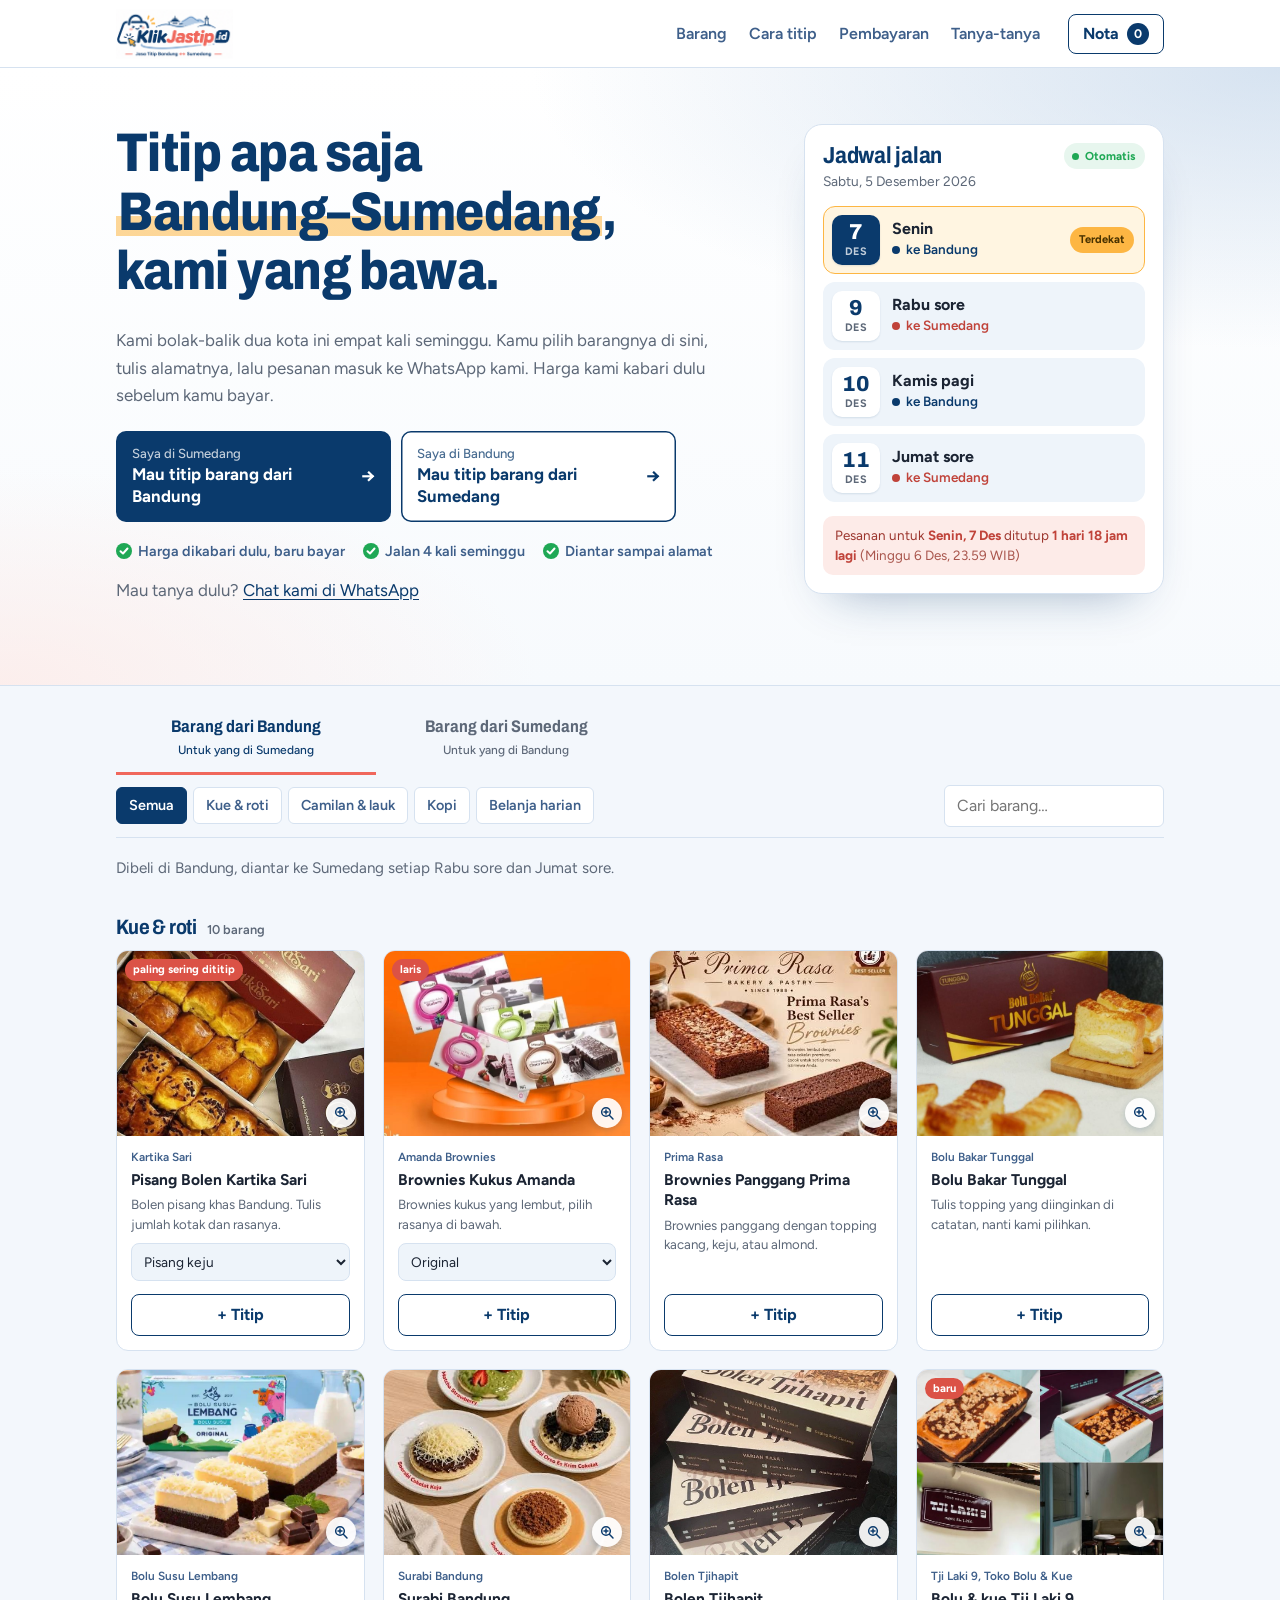
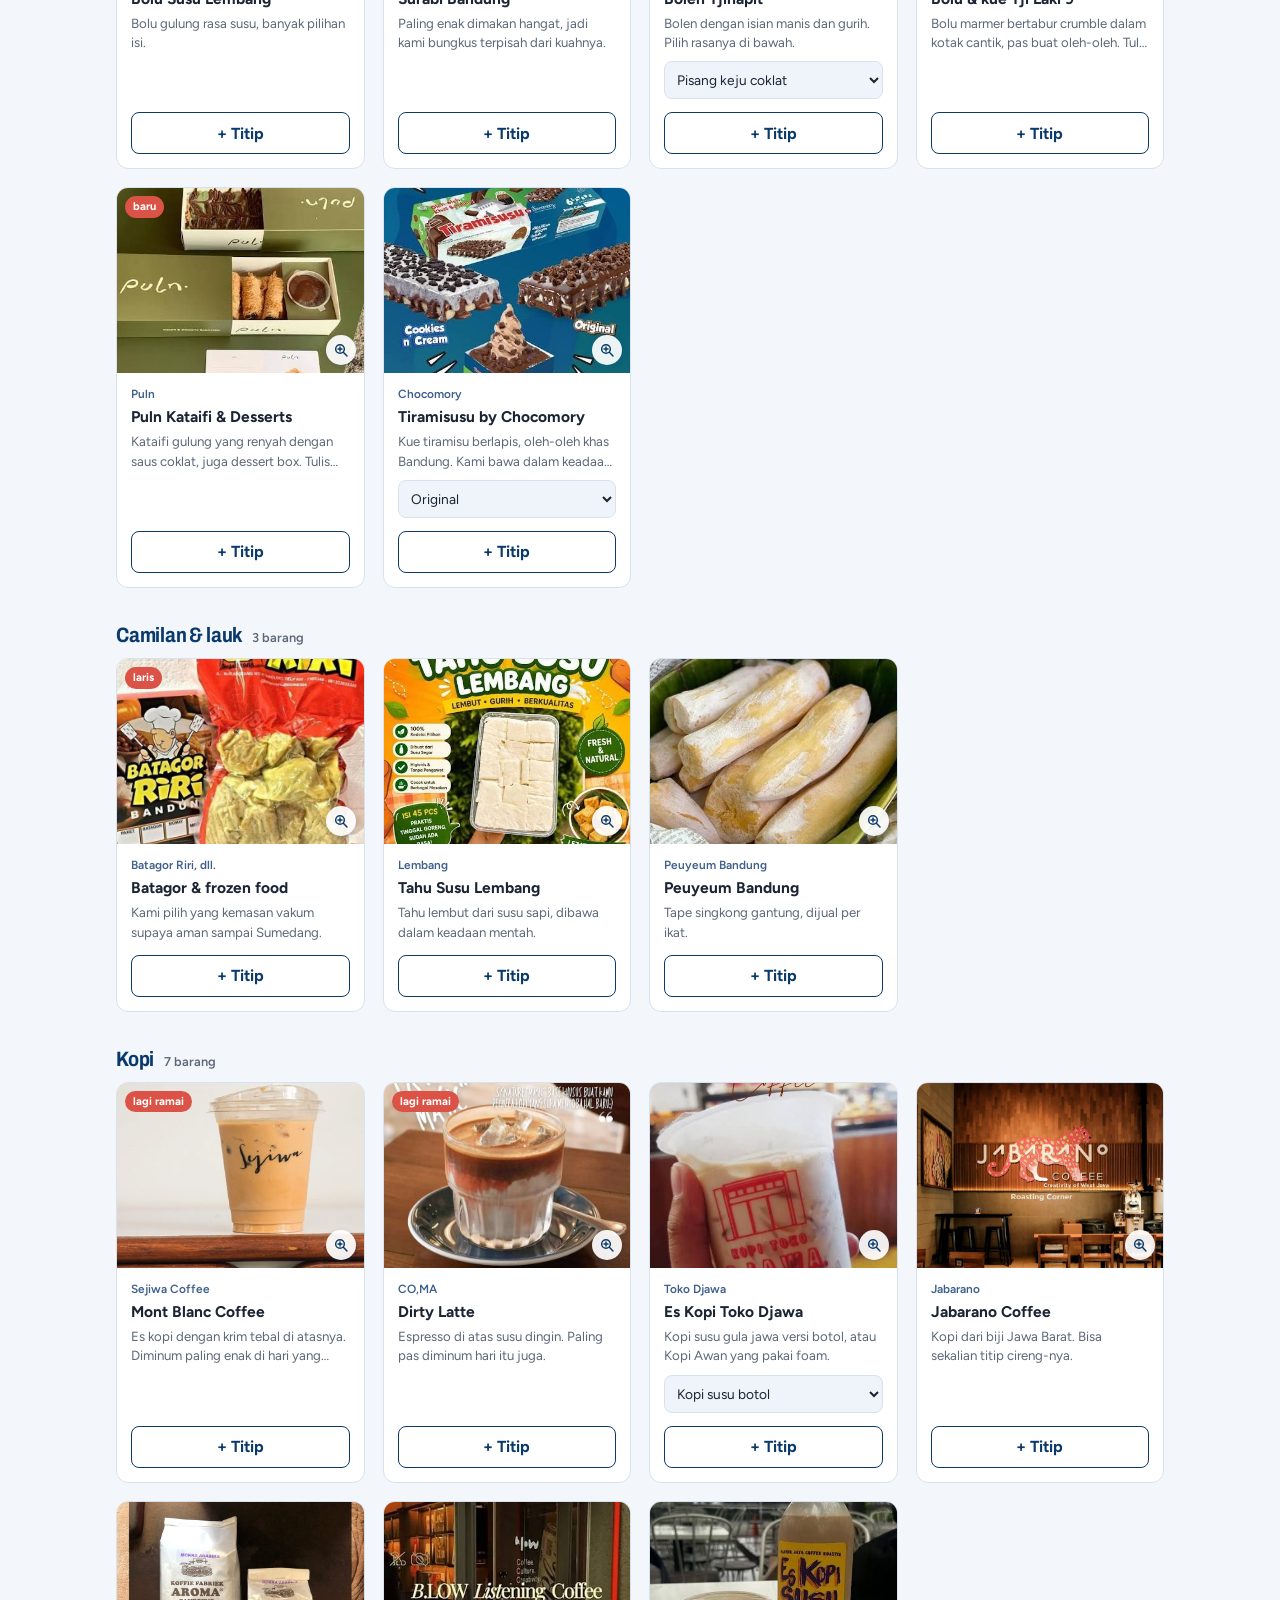
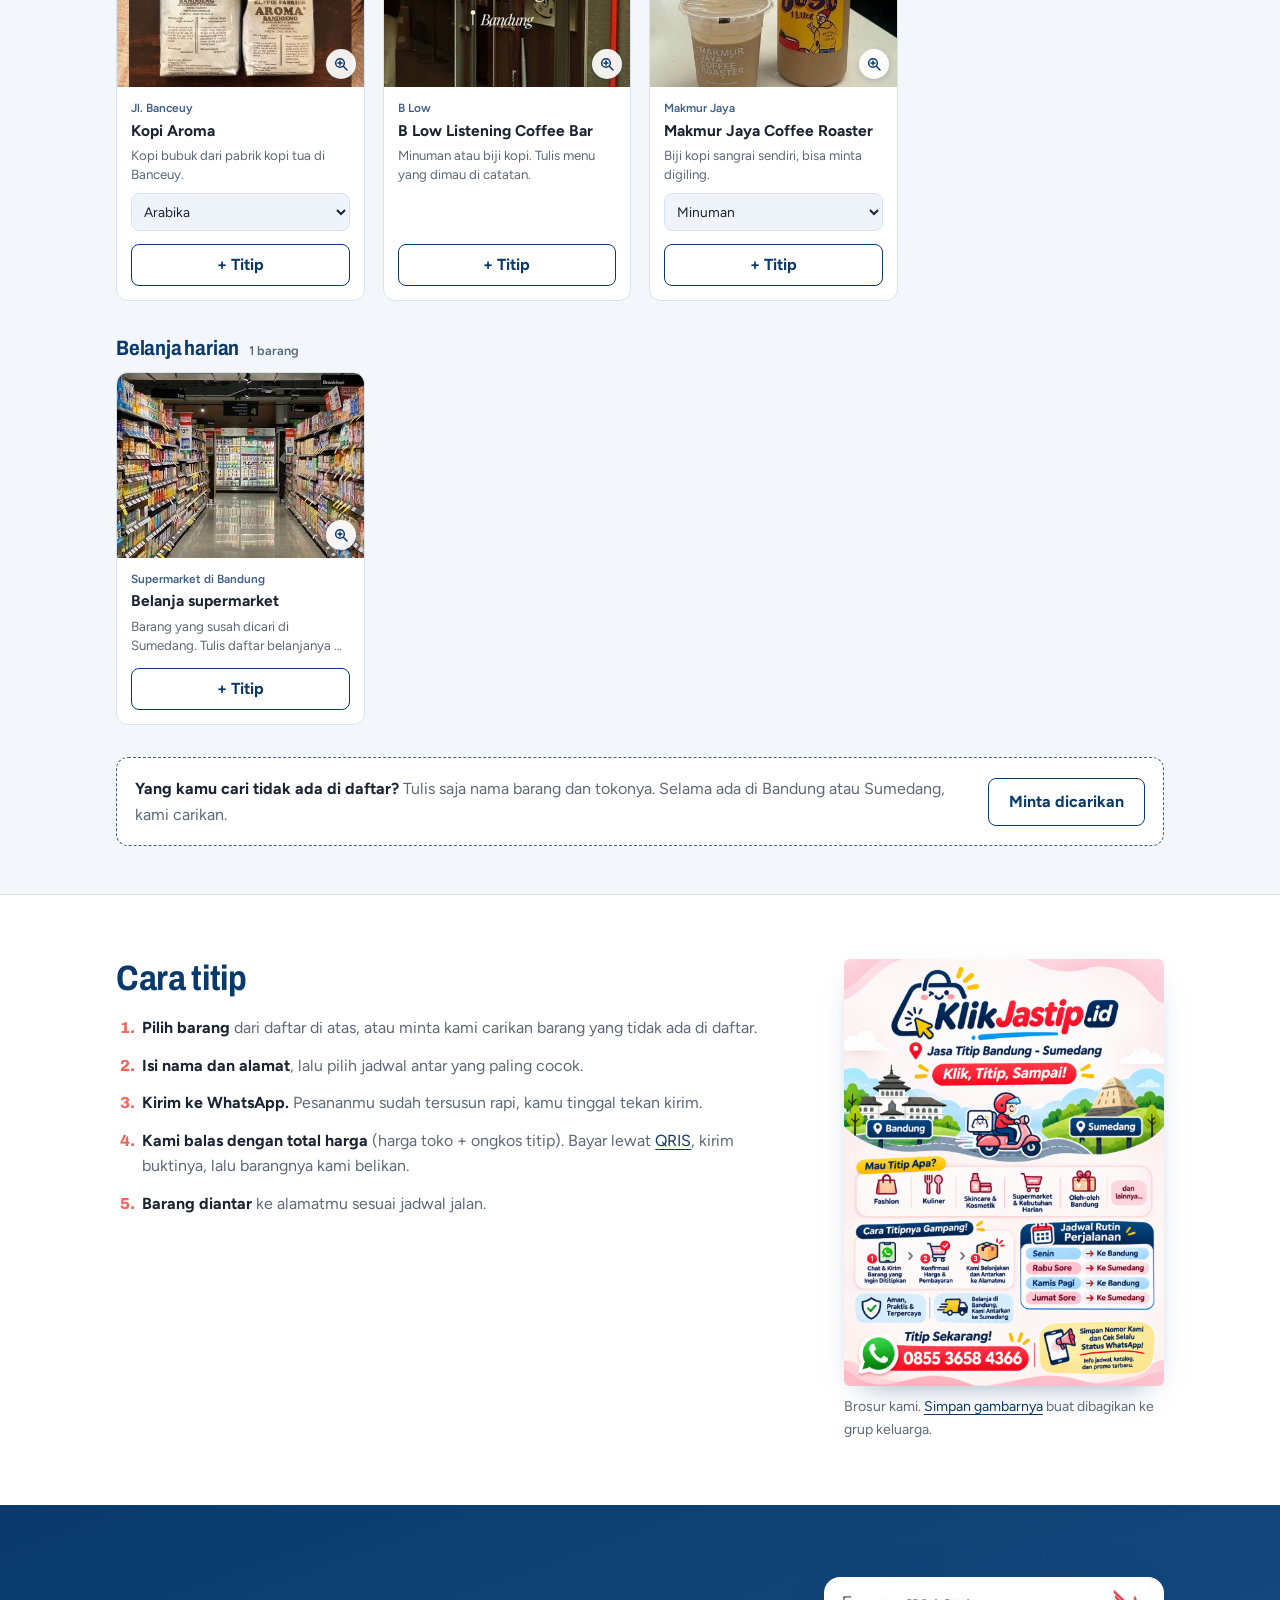
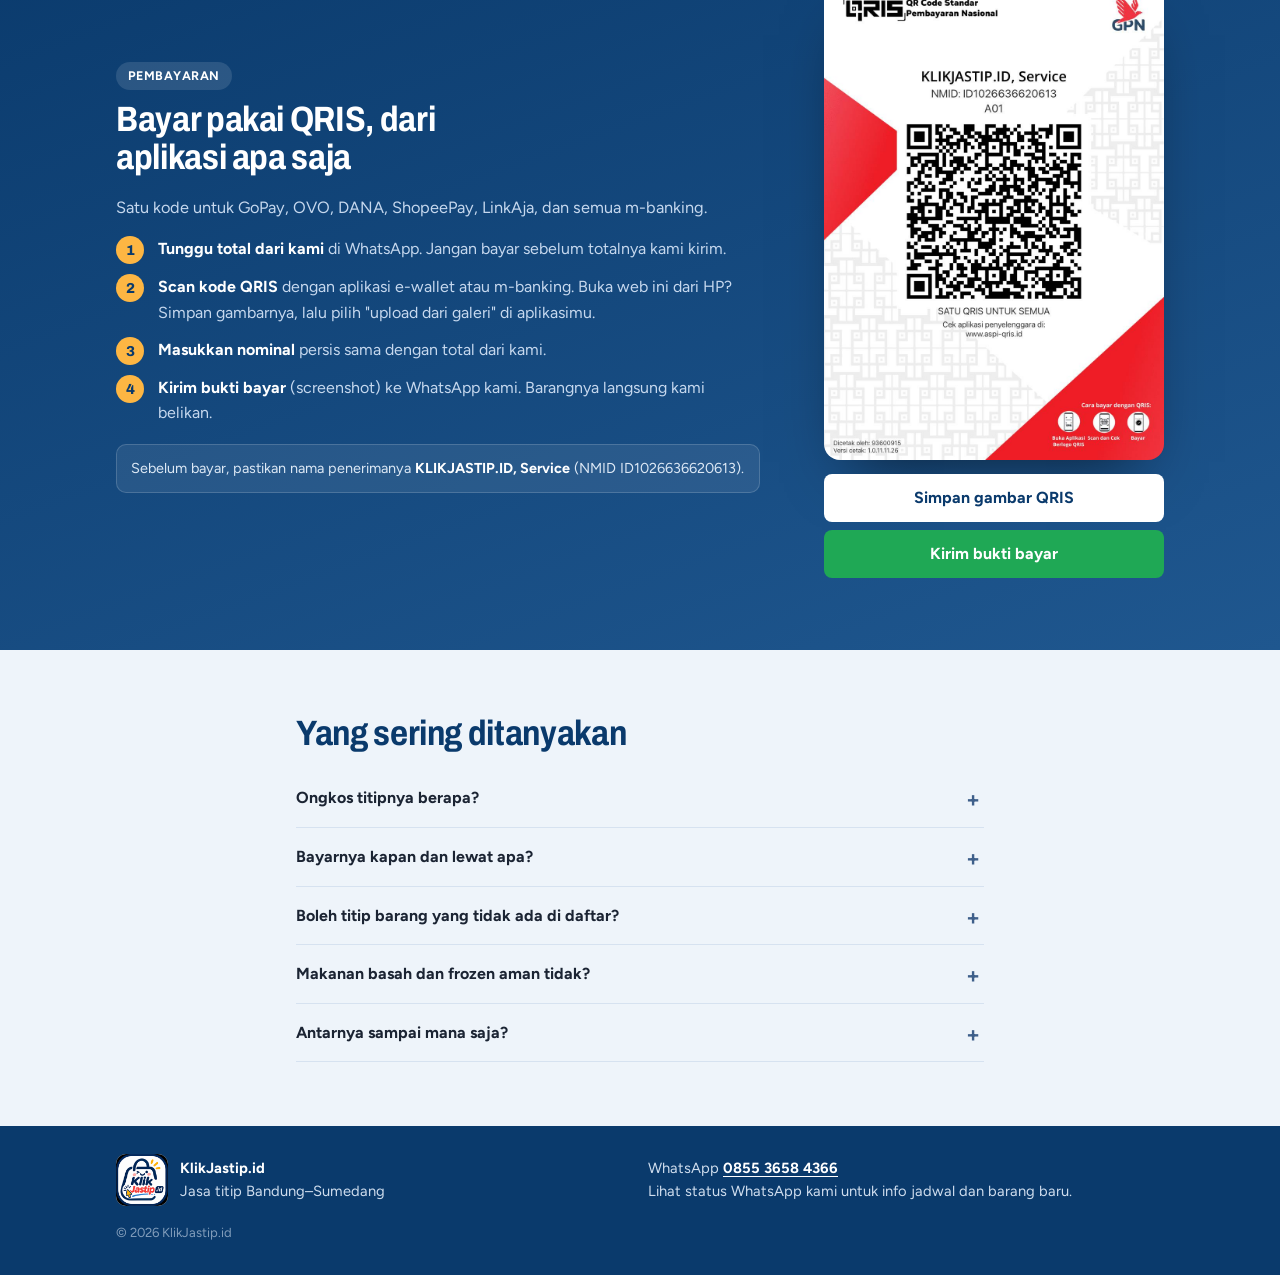
<file: index.html>
<!doctype html>
<html lang="id">
<head>
  <meta charset="utf-8">
  <meta name="viewport" content="width=device-width, initial-scale=1, viewport-fit=cover">
  <title>KlikJastip.id · Titip belanja Bandung–Sumedang</title>
  <meta name="description" content="Titip oleh-oleh dan belanjaan antara Bandung dan Sumedang. Pilih barangnya, isi alamat, pesanan masuk ke WhatsApp KlikJastip.">
  <meta name="theme-color" content="#0A3A6C">
  <meta property="og:title" content="KlikJastip.id · Titip belanja Bandung–Sumedang">
  <meta property="og:description" content="Bolen, brownies, kopi Bandung ke Sumedang. Tahu, ubi Cilembu, opak ke Bandung. Pesan lewat WhatsApp.">
  <meta property="og:image" content="assets/img/logo.png">
  <link rel="icon" type="image/png" sizes="32x32" href="assets/img/favicon-32.png">
  <link rel="apple-touch-icon" href="assets/img/icon-192.png">
  <link rel="manifest" href="manifest.webmanifest">
  <link rel="preconnect" href="https://fonts.googleapis.com">
  <link rel="preconnect" href="https://fonts.gstatic.com" crossorigin>
  <link href="https://fonts.googleapis.com/css2?family=Archivo:wdth,wght@75..100,500..800&family=Figtree:wght@400;500;600;700&display=swap" rel="stylesheet">
  <link rel="stylesheet" href="assets/css/style.css">
</head>
<body>

<header class="top">
  <div class="wrap top__in">
    <a href="#" class="top__logo" aria-label="KlikJastip.id, ke atas">
      <img src="assets/img/logo-sm.png" alt="KlikJastip.id" width="480" height="206">
    </a>
    <nav class="top__nav" aria-label="Menu">
      <a href="#barang">Barang</a>
      <a href="#cara">Cara titip</a>
      <a href="#bayar">Pembayaran</a>
      <a href="#tanya">Tanya-tanya</a>
    </nav>
    <button type="button" class="top__nota" data-open-cart>
      Nota <span data-cart-count>0</span>
    </button>
  </div>
</header>

<main>
  <!-- Pembuka -->
  <section class="intro">
    <div class="wrap intro__in">
      <div class="intro__text">
        <h1>Titip apa saja <mark>Bandung–Sumedang</mark>, kami yang bawa.</h1>
        <p>Kami bolak-balik dua kota ini empat kali seminggu. Kamu pilih barangnya di sini, tulis alamatnya, lalu pesanan masuk ke WhatsApp kami. Harga kami kabari dulu sebelum kamu bayar.</p>

        <div class="pick">
          <button type="button" class="pick__btn" data-route-pick="bdg-smd">
            <small>Saya di Sumedang</small>
            Mau titip barang dari Bandung
          </button>
          <button type="button" class="pick__btn" data-route-pick="smd-bdg">
            <small>Saya di Bandung</small>
            Mau titip barang dari Sumedang
          </button>
        </div>
        <ul class="points">
          <li>Harga dikabari dulu, baru bayar</li>
          <li>Jalan 4 kali seminggu</li>
          <li>Diantar sampai alamat</li>
        </ul>
        <p class="intro__alt">Mau tanya dulu? <a href="#" data-wa-direct>Chat kami di WhatsApp</a></p>
      </div>

      <aside class="sched" aria-labelledby="jadwal-title">
        <div class="sched__head">
          <div>
            <h2 id="jadwal-title">Jadwal jalan</h2>
            <p class="sched__today" data-today></p>
          </div>
          <span class="sched__live" title="Tanggal berganti otomatis setiap hari">Otomatis</span>
        </div>
        <ul class="trips" data-schedule></ul>
        <p class="sched__deadline" data-deadline aria-live="polite"></p>
      </aside>
    </div>
  </section>

  <!-- Katalog -->
  <section class="catalog" id="barang">
    <div class="wrap">
      <div class="bar" data-bar>
        <div class="tabs" role="tablist" aria-label="Arah titipan" data-tabs></div>
        <div class="bar__row">
          <div class="cats" data-cats></div>
          <label class="find">
            <span class="sr">Cari barang</span>
            <input type="search" placeholder="Cari barang…" data-search>
          </label>
        </div>
      </div>

      <p class="catalog__lead" data-lead></p>
      <div data-list></div>

      <div class="other">
        <p><b>Yang kamu cari tidak ada di daftar?</b> Tulis saja nama barang dan tokonya. Selama ada di Bandung atau Sumedang, kami carikan.</p>
        <button type="button" class="btn btn--line" data-open-custom>Minta dicarikan</button>
      </div>
    </div>
  </section>

  <!-- Cara titip -->
  <section class="how" id="cara">
    <div class="wrap how__in">
      <div>
        <h2>Cara titip</h2>
        <ol class="how__list">
          <li><b>Pilih barang</b> dari daftar di atas, atau minta kami carikan barang yang tidak ada di daftar.</li>
          <li><b>Isi nama dan alamat</b>, lalu pilih jadwal antar yang paling cocok.</li>
          <li><b>Kirim ke WhatsApp.</b> Pesananmu sudah tersusun rapi, kamu tinggal tekan kirim.</li>
          <li><b>Kami balas dengan total harga</b> (harga toko + ongkos titip). Bayar lewat <a href="#bayar">QRIS</a>, kirim buktinya, lalu barangnya kami belikan.</li>
          <li><b>Barang diantar</b> ke alamatmu sesuai jadwal jalan.</li>
        </ol>
      </div>
      <figure class="flyer">
        <img src="assets/img/poster.png" alt="Brosur KlikJastip.id berisi kategori titipan, cara titip, dan jadwal rutin" loading="lazy" width="493" height="658">
        <figcaption>Brosur kami. <a href="assets/img/poster.png" download="Brosur-KlikJastip.png">Simpan gambarnya</a> buat dibagikan ke grup keluarga.</figcaption>
      </figure>
    </div>
  </section>

  <!-- Pembayaran -->
  <section class="pay" id="bayar">
    <div class="wrap pay__in">
      <div class="pay__text">
        <p class="pay__kicker">Pembayaran</p>
        <h2>Bayar pakai QRIS, dari aplikasi apa saja</h2>
        <p class="pay__lead">Satu kode untuk GoPay, OVO, DANA, ShopeePay, LinkAja, dan semua m-banking.</p>
        <ol class="pay__steps">
          <li><b>Tunggu total dari kami</b> di WhatsApp. Jangan bayar sebelum totalnya kami kirim.</li>
          <li><b>Scan kode QRIS</b> dengan aplikasi e-wallet atau m-banking. Buka web ini dari HP? Simpan gambarnya, lalu pilih "upload dari galeri" di aplikasimu.</li>
          <li><b>Masukkan nominal</b> persis sama dengan total dari kami.</li>
          <li><b>Kirim bukti bayar</b> (screenshot) ke WhatsApp kami. Barangnya langsung kami belikan.</li>
        </ol>
        <p class="pay__check">Sebelum bayar, pastikan nama penerimanya <b>KLIKJASTIP.ID, Service</b> (NMID ID1026636620613).</p>
      </div>
      <figure class="qris">
        <img src="assets/img/qris.png" alt="Kode QRIS KlikJastip.id, atas nama KLIKJASTIP.ID, Service, NMID ID1026636620613" width="874" height="1240" loading="lazy">
        <figcaption>
          <a class="btn btn--ink" href="assets/img/qris.png" download="QRIS-KlikJastip.png">Simpan gambar QRIS</a>
          <button type="button" class="btn btn--wa" data-wa-paid>Kirim bukti bayar</button>
        </figcaption>
      </figure>
    </div>
  </section>

  <!-- Tanya-tanya -->
  <section class="faq" id="tanya">
    <div class="wrap faq__in">
      <h2>Yang sering ditanyakan</h2>
      <details>
        <summary>Ongkos titipnya berapa?</summary>
        <p>Tergantung jumlah dan ukuran barang, juga cara terima barangnya. Setelah pesananmu masuk, kami kirim rinciannya: harga di toko, ongkos titip, dan ongkir (kurir kami, Paxel, atau ekspedisi). Kamu baru bayar kalau sudah setuju.</p>
      </details>
      <details>
        <summary>Bayarnya kapan dan lewat apa?</summary>
        <p>Setelah kami konfirmasi stok dan totalnya di WhatsApp. Pembayaran lewat <a href="#bayar">QRIS</a>, bisa dari e-wallet atau m-banking apa saja. Jangan lupa kirim bukti bayarnya ke kami.</p>
      </details>
      <details>
        <summary>Boleh titip barang yang tidak ada di daftar?</summary>
        <p>Boleh. Tekan "Minta dicarikan", isi nama barang dan tokonya kalau tahu. Tempel juga link-nya, atau kirim fotonya lewat WhatsApp, supaya kami tidak salah beli.</p>
      </details>
      <details>
        <summary>Makanan basah dan frozen aman tidak?</summary>
        <p>Kami belikan sedekat mungkin dengan jam berangkat dan langsung diantar. Untuk frozen food, pilih yang kemasannya vakum.</p>
      </details>
      <details>
        <summary>Antarnya sampai mana saja?</summary>
        <p>Kurir kami mengantar di Kota Bandung dan Kabupaten Sumedang. Untuk alamat di luar itu, barang bisa kami kirim lewat Paxel atau ekspedisi (JNE, J&amp;T, SiCepat, dll.) dengan ongkir ditanggung pemesan.</p>
      </details>
    </div>
  </section>
</main>

<footer class="foot">
  <div class="wrap foot__in">
    <div>
      <img src="assets/img/icon-192.png" alt="" width="56" height="55" loading="lazy">
      <p><b>KlikJastip.id</b><br>Jasa titip Bandung–Sumedang</p>
    </div>
    <p>WhatsApp <a href="#" data-wa-direct data-wa-display>0855 3658 4366</a><br>Lihat status WhatsApp kami untuk info jadwal dan barang baru.</p>
    <p class="foot__copy">© <span data-year></span> KlikJastip.id</p>
  </div>
</footer>

<!-- Bar bawah (HP) -->
<div class="dock" data-dock hidden>
  <button type="button" class="dock__btn" data-open-cart>
    <span><b data-cart-count>0</b> barang di nota</span>
    <span>Lanjut isi alamat</span>
  </button>
</div>

<!-- Nota + form -->
<div class="sheet" data-drawer aria-hidden="true">
  <div class="sheet__shade" data-close-cart></div>
  <section class="sheet__panel" role="dialog" aria-modal="true" aria-labelledby="nota-title">
    <div class="sheet__head">
      <h2 id="nota-title">Nota titipan</h2>
      <button type="button" class="x" data-close-cart aria-label="Tutup nota">Tutup</button>
    </div>

    <div class="sheet__body">
      <div class="nota">
        <div data-cart-items></div>
        <div class="nota__more">
          <button type="button" class="nota__add" data-open-picker>
            <b>+ Pilih dari katalog</b>
          </button>
          <button type="button" class="nota__add nota__add--find" data-open-custom>
            <b>+ Minta dicarikan</b>
          </button>
        </div>
      </div>

      <form class="form" data-form novalidate>
        <h3>Diantar ke siapa?</h3>
        <div class="f">
          <label for="f-name">Nama</label>
          <input id="f-name" name="fullname" autocomplete="name" required>
        </div>
        <div class="f">
          <label for="f-phone">Nomor WhatsApp</label>
          <input id="f-phone" name="phone" type="tel" inputmode="tel" autocomplete="tel" required placeholder="08…">
        </div>
        <div class="f">
          <label for="f-address">Alamat lengkap</label>
          <textarea id="f-address" name="address" rows="3" autocomplete="street-address" required placeholder="Jalan, nomor rumah, RT/RW, kelurahan, kecamatan"></textarea>
        </div>
        <div data-field-schedule></div>
        <fieldset class="f">
          <legend>Terima barangnya</legend>
          <div class="ship">
            <label class="ship__opt">
              <input type="radio" name="delivery" value="Diantar kurir KlikJastip ke alamat" checked>
              <span class="ship__txt"><b>Diantar ke alamat</b><small>Kurir KlikJastip, Kota Bandung &amp; Kab. Sumedang. Ongkir antar dikabari bersama total.</small></span>
            </label>
            <label class="ship__opt">
              <input type="radio" name="delivery" value="Ketemuan di titik yang disepakati">
              <span class="ship__txt"><b>Ketemuan di titik yang disepakati</b><small>Tanpa ongkir antar.</small></span>
            </label>
            <label class="ship__opt">
              <input type="radio" name="delivery" value="Dikirim lewat Paxel">
              <span class="ship__txt"><b>Kirim lewat Paxel</b><small>Cocok untuk makanan dan frozen, sampai di hari yang sama. Ongkir Paxel ditanggung pemesan, kami cekkan tarifnya.</small></span>
            </label>
            <label class="ship__opt">
              <input type="radio" name="delivery" value="Dikirim lewat ekspedisi">
              <span class="ship__txt"><b>Kirim lewat ekspedisi</b><small>JNE, J&amp;T, SiCepat, dll. untuk alamat di luar Bandung–Sumedang. Ongkir ditanggung pemesan, kami cekkan tarifnya.</small></span>
            </label>
          </div>
          <div class="ship__courier" data-meet hidden>
            <label for="f-meet">Alamat titik ketemuan</label>
            <textarea id="f-meet" name="meet" rows="2" placeholder="mis. Depan Alfamart Jatinangor, Jl. Raya Jatinangor No. 12. Boleh tempel link Google Maps"></textarea>
            <p class="f__help">Tulis tempat yang mudah dicari. Jamnya kami sepakati lewat WhatsApp.</p>
          </div>
          <div class="ship__courier" data-courier hidden>
            <label for="f-courier">Ekspedisi pilihan <span class="opt">boleh dikosongkan, nanti kami pilihkan yang paling murah</span></label>
            <input id="f-courier" name="courier" placeholder="mis. JNE REG, J&amp;T, SiCepat">
          </div>
        </fieldset>
        <div class="f">
          <label for="f-note">Catatan <span class="opt">boleh dikosongkan</span></label>
          <textarea id="f-note" name="note" rows="2" placeholder="Patokan rumah, jam bisa dihubungi, batas budget"></textarea>
        </div>

        <p class="form__err" data-form-error role="alert" hidden></p>
        <button type="submit" class="btn btn--wa">Kirim pesanan ke WhatsApp</button>
        <p class="form__small">Belum ada pembayaran di sini. Kami balas dulu dengan total harganya, lalu kamu bayar lewat QRIS.</p>

        <div class="sent" data-sent hidden>
          <p><b>WhatsApp sudah terbuka.</b> Jangan lupa tekan kirim di sana. Kalau WhatsApp tidak terbuka, tekan tombol hijau sekali lagi.</p>
          <p>Setelah totalnya kami kirim, bayar lewat <a href="#bayar" data-goto-pay>QRIS di halaman ini</a>.</p>
          <button type="button" class="btn btn--line" data-clear-cart>Sudah terkirim, kosongkan nota</button>
        </div>
      </form>
    </div>
  </section>
</div>

<!-- Pilih dari katalog (dibuka dari nota) -->
<div class="sheet sheet--small sheet--picker" data-picker-modal aria-hidden="true">
  <div class="sheet__shade"></div>
  <section class="sheet__panel" role="dialog" aria-modal="true" aria-labelledby="picker-title">
    <div class="sheet__head">
      <h2 id="picker-title">Pilih dari katalog</h2>
      <button type="button" class="x" data-close-sheet aria-label="Selesai memilih">Selesai</button>
    </div>
    <div class="picker__bar">
      <div class="picker__tabs" data-picker-tabs></div>
      <label class="find">
        <span class="sr">Cari barang</span>
        <input type="search" placeholder="Cari barang…" data-picker-search>
      </label>
    </div>
    <div class="sheet__body" data-picker-list></div>
  </section>
</div>

<!-- Minta dicarikan -->
<div class="sheet sheet--small" data-custom-modal aria-hidden="true">
  <div class="sheet__shade" data-close-custom></div>
  <form class="sheet__panel" data-custom-form role="dialog" aria-modal="true" aria-labelledby="custom-title" novalidate>
    <div class="sheet__head">
      <h2 id="custom-title">Minta dicarikan</h2>
      <button type="button" class="x" data-close-custom aria-label="Tutup">Tutup</button>
    </div>
    <div class="sheet__body">
      <p class="find__intro">Tidak ada di website? Tulis saja, kami carikan.</p>
      <fieldset class="f">
        <legend>Dicarikan di mana?</legend>
        <label class="radio"><input type="radio" name="route" value="bdg-smd" checked> Di Bandung, antar ke Sumedang</label>
        <label class="radio"><input type="radio" name="route" value="smd-bdg"> Di Sumedang, antar ke Bandung</label>
      </fieldset>
      <div class="f">
        <label for="c-name">Nama barang</label>
        <input id="c-name" name="item" required placeholder="mis. Cireng isi frozen 2 pak">
      </div>
      <div class="f">
        <label for="c-store">Toko atau tempat beli <span class="opt">kalau tahu</span></label>
        <input id="c-store" name="store" placeholder="mis. Paris Van Java">
      </div>
      <div class="f">
        <label for="c-link">Link atau referensi <span class="opt">kalau ada</span></label>
        <input id="c-link" name="link" inputmode="url" placeholder="Link IG, TikTok, Shopee, dll.">
      </div>
      <div class="f f--two">
        <div>
          <label for="c-qty">Jumlah</label>
          <input id="c-qty" name="qty" type="number" min="1" value="1" inputmode="numeric">
        </div>
        <div>
          <label for="c-note">Ukuran, warna, varian</label>
          <input id="c-note" name="note">
        </div>
      </div>
      <button type="submit" class="btn btn--ink">Masukkan ke nota</button>
    </div>
  </form>
</div>

<!-- Detail barang + foto besar -->
<div class="sheet sheet--small sheet--detail" data-detail-modal aria-hidden="true">
  <div class="sheet__shade"></div>
  <section class="sheet__panel" role="dialog" aria-modal="true" aria-labelledby="detail-title">
    <div class="sheet__head">
      <h2 id="detail-title" data-detail-title>Detail barang</h2>
      <button type="button" class="x" data-close-sheet aria-label="Tutup detail">Tutup</button>
    </div>
    <div class="sheet__body" data-detail-body></div>
  </section>
</div>

<div class="toast" data-toast role="status" aria-live="polite"></div>

<script src="assets/js/products.js"></script>
<script src="assets/js/app.js"></script>
</body>
</html>
</file>
<file: assets/css/style.css>
/* KlikJastip.id
 * Tampilan: biru tua logo, coral, dan kuning stabilo. Kartu putih bersudut membulat.
 */
:root {
  /* Palet diambil langsung dari logo KlikJastip.id */
  --ink: #0A3A6C;          /* navy: tulisan "Klik", garis tas */
  --ink-soft: #3E5F8A;     /* navy lebih terang untuk teks sekunder */
  --coral: #F0675C;        /* coral: tulisan "Jastip" */
  --coral-deep: #DB5246;   /* coral gelap: latar yang berisi teks putih */
  --coral-ink: #C0433A;    /* coral untuk teks di atas putih */
  --coral-soft: #FDEBE8;
  --sky: #7EA5CF;          /* biru gunung di logo */
  --sky-light: #B5CCE5;
  --sun: #FDB643;          /* kuning kilau di logo */
  --sun-soft: #FFF5E1;
  --text: #1B2433;
  --muted: #5D6878;
  --rule: #D6E2F0;         /* garis pemisah, turunan biru langit */
  --paper: #FFFFFF;
  --tint: #EEF4FA;
  --wa: #1FA855;
  --top-h: 60px;

  --f-display: "Archivo", "Arial Narrow", system-ui, sans-serif;
  --f-body: "Figtree", system-ui, -apple-system, "Segoe UI", sans-serif;
  --safe-b: env(safe-area-inset-bottom, 0px);
}

*, *::before, *::after { box-sizing: border-box; }
html { -webkit-text-size-adjust: 100%; scroll-padding-top: calc(var(--top-h) + 8px); }
@media (prefers-reduced-motion: no-preference) { html { scroll-behavior: smooth; } }
body { margin: 0; background: var(--paper); color: var(--text); font: 400 16px/1.6 var(--f-body); overflow-x: hidden; -webkit-tap-highlight-color: transparent; }
body.lock { overflow: hidden; }
img { display: block; max-width: 100%; height: auto; }
h1, h2, h3 { font-family: var(--f-display); font-stretch: 85%; color: var(--ink); line-height: 1.08; margin: 0 0 .5em; letter-spacing: -.01em; }
p { margin: 0 0 1em; }
a { color: var(--ink); text-underline-offset: 3px; }
button, input, select, textarea { font: inherit; color: inherit; }
button { cursor: pointer; }
[hidden] { display: none !important; }
:focus-visible { outline: 3px solid var(--sun); outline-offset: 2px; }
.sr { position: absolute; width: 1px; height: 1px; overflow: hidden; clip: rect(0 0 0 0); white-space: nowrap; }

.wrap { max-width: 1080px; margin: 0 auto; padding: 0 16px; }

/* ---------- Tombol ---------- */
.btn { display: inline-flex; align-items: center; justify-content: center; min-height: 48px; padding: 0 20px; border-radius: 8px; border: 0; font-weight: 700; text-decoration: none; }
.btn--ink { background: var(--ink); color: #fff; width: 100%; }
.btn--wa { background: var(--wa); color: #fff; width: 100%; min-height: 54px; font-size: 1.05rem; }
.btn--line { background: #fff; color: var(--ink); border: 1.5px solid var(--ink); }
.btn:active { transform: translateY(1px); }

/* ---------- Header ---------- */
.top { position: sticky; top: 0; z-index: 30; height: var(--top-h); background: #fff; border-bottom: 1px solid var(--rule); }
.top__in { display: flex; align-items: center; height: 100%; gap: 20px; }
.top__logo img { height: 42px; width: auto; }
.top__nav { display: none; gap: 22px; margin-left: auto; }
.top__nav a { text-decoration: none; font-weight: 600; color: var(--ink-soft); }
.top__nav a:hover { color: var(--ink); text-decoration: underline; }
.top__nota { margin-left: auto; display: inline-flex; align-items: center; gap: 8px; min-height: 40px; padding: 0 14px; border: 1.5px solid var(--ink); border-radius: 8px; background: #fff; color: var(--ink); font-weight: 700; }
.top__nota span { min-width: 22px; height: 22px; padding: 0 6px; border-radius: 11px; background: var(--ink); color: #fff; font-size: .78rem; display: grid; place-items: center; }
.top__nota.bump span { background: var(--coral); }

/* ---------- Pembuka ---------- */
.intro { padding: 28px 0 36px; background: radial-gradient(90% 70% at 100% 0%, rgba(181, 204, 229, .55) 0, rgba(181, 204, 229, 0) 65%), radial-gradient(60% 50% at 0% 100%, rgba(253, 235, 232, .8) 0, rgba(253, 235, 232, 0) 70%), linear-gradient(#fff, #F7FAFD); }
.points { list-style: none; margin: 18px 0 0; padding: 0; display: flex; flex-wrap: wrap; gap: 8px 18px; font-size: .9rem; font-weight: 600; color: var(--ink-soft); }
.points li { display: flex; align-items: center; gap: 6px; }
.points li::before { content: ""; width: 16px; height: 16px; flex: none; border-radius: 50%; background: var(--wa) url("data:image/svg+xml,%3Csvg xmlns='http://www.w3.org/2000/svg' viewBox='0 0 16 16'%3E%3Cpath d='M4.5 8.2 7 10.5l4.5-5' fill='none' stroke='%23fff' stroke-width='2' stroke-linecap='round' stroke-linejoin='round'/%3E%3C/svg%3E") center / 100% no-repeat; }
.intro__in { display: grid; gap: 28px; }
.intro h1 { font-size: clamp(2rem, 8.4vw, 3.4rem); font-weight: 800; max-width: 17ch; }
.intro h1 mark { white-space: nowrap;background: linear-gradient(transparent 58%, rgba(253, 182, 67, .55) 58% 92%, transparent 92%); color: inherit; padding: 0 .04em; }
.intro__text > p { font-size: 1.06rem; color: var(--muted); max-width: 36em; }
.intro__alt { font-size: .95rem; color: var(--muted); margin-top: 14px; }

.pick { display: grid; gap: 10px; margin-top: 22px; }
.pick__btn { text-align: left; background: var(--ink); color: #fff; border: 0; border-radius: 10px; padding: 14px 44px 14px 16px; font-weight: 700; font-size: 1.05rem; line-height: 1.3; position: relative; }
.pick__btn small { display: block; font-weight: 500; font-size: .82rem; opacity: .75; margin-bottom: 2px; }
.pick__btn::after { content: "→"; position: absolute; right: 16px; top: 50%; transform: translateY(-50%); font-size: 1.2rem; }
.pick__btn + .pick__btn { background: #fff; color: var(--ink); box-shadow: inset 0 0 0 1.5px var(--ink); }

/* Kartu jadwal */
.sched { align-self: start; background: #fff; border: 1px solid var(--rule); border-radius: 18px; padding: 18px; box-shadow: 0 24px 48px -30px rgba(10, 58, 108, .45); }
.sched__head { display: flex; align-items: flex-start; justify-content: space-between; gap: 12px; margin-bottom: 14px; }
.sched h2 { font-size: 1.45rem; margin: 0 0 2px; }
.sched__today { margin: 0; font-size: .86rem; color: var(--muted); }
.sched__live { flex: none; display: inline-flex; align-items: center; gap: 6px; font-size: .72rem; font-weight: 700; color: var(--wa); background: #E7F6EE; padding: 4px 10px 4px 8px; border-radius: 999px; }
.sched__live::before { content: ""; width: 7px; height: 7px; border-radius: 50%; background: var(--wa); box-shadow: 0 0 0 0 rgba(31, 168, 85, .5); }
@media (prefers-reduced-motion: no-preference) { .sched__live::before { animation: pulse 2s infinite; } }
@keyframes pulse { 70% { box-shadow: 0 0 0 7px rgba(31, 168, 85, 0); } 100% { box-shadow: 0 0 0 0 rgba(31, 168, 85, 0); } }
.trips { list-style: none; margin: 0; padding: 0; display: grid; gap: 8px; }
.trip { display: flex; align-items: center; gap: 12px; padding: 8px 10px 8px 8px; border-radius: 12px; background: var(--tint); border: 1.5px solid transparent; }
.trip__date { flex: none; width: 48px; height: 50px; border-radius: 10px; display: grid; place-content: center; text-align: center; background: #fff; color: var(--ink); line-height: 1; box-shadow: 0 1px 2px rgba(10, 58, 108, .12); }
.trip__date b { font-family: var(--f-display); font-size: 1.35rem; font-weight: 800; }
.trip__date small { font-size: .68rem; font-weight: 700; text-transform: uppercase; letter-spacing: .04em; color: var(--muted); margin-top: 3px; }
.trip__info { flex: 1; min-width: 0; display: grid; }
.trip__day { font-weight: 700; color: var(--text); line-height: 1.25; }
.trip__dest { font-size: .84rem; font-weight: 600; display: flex; align-items: center; gap: 6px; }
.trip__dest::before { content: ""; width: 8px; height: 8px; border-radius: 50%; background: currentColor; }
.trip--smd-bdg .trip__dest { color: var(--ink); }
.trip--bdg-smd .trip__dest { color: var(--coral-ink); }
.trip__badge { flex: none; font-size: .7rem; font-weight: 700; padding: 4px 9px; border-radius: 999px; background: var(--sun); color: #4A3300; }
.trip__badge--today { background: #E2EAF3; color: var(--muted); }
.trip.is-next { background: var(--sun-soft); border-color: var(--sun); }
.trip.is-next .trip__date { background: var(--ink); color: #fff; }
.trip.is-next .trip__date small { color: rgba(255, 255, 255, .75); }
.trip.is-today { opacity: .7; }
.sched__deadline { margin: 14px 0 0; padding: 10px 12px; border-radius: 10px; background: var(--coral-soft); color: #9C362E; font-size: .84rem; line-height: 1.45; }
.sched__deadline b { color: var(--coral-ink); }
.sched__deadline span { color: #A9564D; }
.sched__deadline:empty { display: none; }

/* ---------- Katalog ---------- */
.catalog { padding: 8px 0 48px; border-top: 1px solid var(--rule); background: #F3F7FC; }
.bar { position: sticky; top: var(--top-h); z-index: 20; background: #F3F7FC; margin: 0 -16px; padding: 10px 16px 0; border-bottom: 1px solid var(--rule); }
.tabs { display: grid; grid-template-columns: 1fr 1fr; }
.tab { border: 0; background: none; padding: 10px 4px 12px; font-family: var(--f-display); font-stretch: 85%; font-weight: 700; font-size: 1.05rem; color: var(--muted); border-bottom: 3px solid transparent; }
.tab small { display: block; font-family: var(--f-body); font-weight: 500; font-size: .75rem; }
.tab[aria-selected="true"] { color: var(--ink); border-bottom-color: var(--coral); }
.bar__row { display: flex; flex-direction: column; gap: 8px; padding: 10px 0; }
.cats { display: flex; gap: 6px; overflow-x: auto; scrollbar-width: none; margin: 0 -16px; padding: 0 16px; }
.cats::-webkit-scrollbar { display: none; }
.cat { flex: none; border: 1px solid var(--rule); background: #fff; color: var(--ink-soft); border-radius: 6px; padding: 6px 12px; font-size: .9rem; font-weight: 600; min-height: 36px; }
.cat[aria-pressed="true"] { background: var(--ink); border-color: var(--ink); color: #fff; }
.find input { width: 100%; min-height: 42px; border: 1px solid var(--rule); border-radius: 6px; padding: 0 12px; background: #fff; font-size: 16px; }
.find input:focus { outline: 0; border-color: var(--ink); background: #fff; }

.catalog__lead { color: var(--muted); font-size: .95rem; margin: 18px 0 4px; }

.group { margin-top: 28px; }
.group h3 { display: flex; align-items: baseline; gap: 10px; font-size: 1.3rem; margin: 0 0 12px; }
.group h3 span { font-family: var(--f-body); font-stretch: normal; font-size: .8rem; font-weight: 600; color: var(--muted); letter-spacing: 0; }
.items { list-style: none; margin: 0; padding: 0; display: grid; grid-template-columns: repeat(2, minmax(0, 1fr)); gap: 12px; }

/* Kartu produk */
.card { display: flex; flex-direction: column; min-width: 0; background: #fff; border: 1px solid var(--rule); border-radius: 12px; overflow: hidden; transition: box-shadow .2s, transform .2s, border-color .2s; }
@media (hover: hover) { .card:hover { border-color: var(--sky-light); box-shadow: 0 16px 32px -20px rgba(10, 58, 108, .5); transform: translateY(-2px); } }
.card__pic { position: relative; display: block; width: 100%; aspect-ratio: 4 / 3; padding: 0; border: 0; background: none; cursor: zoom-in; }
.card__pic .art { position: absolute; inset: 0; }
.card__pic img { transition: transform .35s ease; }
@media (hover: hover) { .card:hover .card__pic img { transform: scale(1.04); } }
.card__tag { position: absolute; left: 8px; top: 8px; max-width: calc(100% - 16px); background: var(--coral-deep); color: #fff; font-size: .7rem; font-weight: 700; line-height: 1; padding: 5px 8px; border-radius: 999px; white-space: nowrap; overflow: hidden; text-overflow: ellipsis; }
.card__zoom { position: absolute; right: 8px; bottom: 8px; width: 30px; height: 30px; border-radius: 50%; background: rgba(255, 255, 255, .92); display: grid; place-items: center; box-shadow: 0 2px 6px rgba(10, 58, 108, .2); }
.card__zoom svg { width: 16px; height: 16px; fill: none; stroke: var(--ink); stroke-width: 2.2; stroke-linecap: round; }
.card__body { display: flex; flex-direction: column; gap: 3px; flex: 1; padding: 10px 12px 12px; }
.card__where { font-size: .74rem; font-weight: 600; color: var(--ink-soft); margin: 0; white-space: nowrap; overflow: hidden; text-overflow: ellipsis; }
.card__name { font-family: var(--f-body); font-stretch: normal; letter-spacing: 0; font-size: .97rem; font-weight: 700; color: var(--text); line-height: 1.3; margin: 0; }
.card__desc { font-size: .83rem; line-height: 1.45; color: var(--muted); margin: 2px 0 0; display: -webkit-box; -webkit-line-clamp: 2; -webkit-box-orient: vertical; overflow: hidden; }
.card__var { width: 100%; margin-top: 6px; min-height: 38px; border: 1px solid var(--rule); border-radius: 8px; padding: 0 8px; background: var(--tint); font-size: .86rem; }
.card__act { margin-top: auto; padding-top: 10px; }

/* Ilustrasi cadangan kalau foto belum ada */
.art { position: relative; display: grid; place-items: center; overflow: hidden; color: var(--art-ink, var(--ink)); background-color: var(--art-bg, var(--tint));
  background-image: radial-gradient(circle at 82% 18%, rgba(255, 255, 255, .7) 0 16%, transparent 16.5%), radial-gradient(circle at 12% 92%, rgba(255, 255, 255, .5) 0 24%, transparent 24.5%); }
.art__icon { width: 36%; max-width: 92px; height: auto; fill: none; stroke: currentColor; stroke-width: 2.4; stroke-linecap: round; stroke-linejoin: round; opacity: .85; }
.art img { position: absolute; inset: 0; width: 100%; height: 100%; object-fit: cover; color: transparent; background: var(--art-bg, var(--tint)); }
.art__none { display: none; }
.art--kue      { --art-bg: var(--coral-soft); --art-ink: #C2453A; }
.art--camilan  { --art-bg: #FFF1D1; --art-ink: #A66A00; }
.art--kopi     { --art-bg: #F1E6DC; --art-ink: #6B4428; }
.art--harian   { --art-bg: #E2F4E9; --art-ink: #1C7A44; }

.add { width: 100%; min-height: 42px; padding: 0 14px; border-radius: 8px; border: 1.5px solid var(--ink); background: #fff; color: var(--ink); font-weight: 700; transition: background .15s, color .15s; }
.add:hover { background: var(--ink); color: #fff; }

.qty { display: flex; width: 100%; justify-content: space-between; align-items: center; border: 1.5px solid var(--ink); border-radius: 8px; background: var(--ink); color: #fff; min-height: 42px; }
.qty button { width: 40px; height: 40px; border: 0; background: none; color: inherit; font-size: 1.15rem; font-weight: 700; }
.qty output { text-align: center; font-weight: 700; font-size: .88rem; white-space: nowrap; }

/* Detail barang */
.detail { display: grid; gap: 16px; padding-top: 16px; }
.detail__main { position: relative; aspect-ratio: 4 / 3; border-radius: 12px; overflow: hidden; }
.detail__main .art { position: absolute; inset: 0; }
.art--big .art__icon { max-width: 120px; }
.art--big img { object-fit: contain; background: var(--tint); }
.art--none .art__none { display: block; position: absolute; left: 10px; right: 10px; bottom: 10px; padding: 8px 10px; border-radius: 8px; background: rgba(255, 255, 255, .92); color: var(--text); font-size: .82rem; line-height: 1.4; }
.detail__thumbs { display: flex; gap: 8px; margin-top: 8px; overflow-x: auto; }
.detail__thumbs button { flex: none; width: 60px; height: 60px; padding: 0; border: 2px solid transparent; border-radius: 8px; overflow: hidden; background: var(--tint); }
.detail__thumbs button[aria-current="true"] { border-color: var(--ink); }
.detail__thumbs img { width: 100%; height: 100%; object-fit: cover; }
.detail__chips { display: flex; flex-wrap: wrap; gap: 6px; margin: 0 0 10px; }
.chip { font-size: .76rem; font-weight: 600; padding: 4px 10px; border-radius: 999px; background: var(--tint); color: var(--ink-soft); }
.chip--route { background: var(--ink); color: #fff; }
.chip--tag { background: var(--coral-soft); color: var(--coral-ink); }
.detail__where { font-size: .92rem; color: var(--ink-soft); margin: 0 0 6px; }
.detail__desc { color: var(--text); margin: 0 0 12px; }
.detail__label { display: block; font-weight: 600; font-size: .9rem; }
.detail__act { margin-top: 14px; }
.detail__act .add { background: var(--ink); color: #fff; min-height: 48px; }
.detail__act .qty { min-height: 48px; }
.detail__small { font-size: .82rem; color: var(--muted); margin: 10px 0 0; }

.empty { padding: 26px 0; color: var(--muted); }

.other { margin-top: 32px; padding: 18px; border: 1.5px dashed var(--ink-soft); border-radius: 12px; background: #fff; display: grid; gap: 12px; }
.other p { margin: 0; color: var(--muted); }
.other b { color: var(--text); }

/* ---------- Cara titip ---------- */
.how { background: #fff; padding: 44px 0; border-top: 1px solid var(--rule); }
.how__in { display: grid; gap: 32px; }
.how h2, .faq h2 { font-size: clamp(1.6rem, 6vw, 2.2rem); }
.how__list { margin: 0; padding: 0 0 0 1.4em; display: grid; gap: 12px; }
.how__list li { padding-left: 4px; color: var(--muted); }
.how__list li::marker { font-family: var(--f-display); font-weight: 800; color: var(--coral); }
.how__list b { color: var(--text); }
.flyer { margin: 0; max-width: 340px; }
.flyer img { border-radius: 6px; box-shadow: 0 12px 30px -18px rgba(10, 58, 108, .6); }
.flyer figcaption { font-size: .88rem; color: var(--muted); margin-top: 10px; }

/* ---------- Pembayaran ---------- */
.pay { padding: 44px 0; background: linear-gradient(160deg, var(--ink) 0%, #1F578F 100%); color: #DCE8F5; }
.pay__in { display: grid; gap: 28px; }
.pay__kicker { display: inline-block; margin: 0 0 10px; padding: 4px 12px; border-radius: 999px; background: rgba(255, 255, 255, .12); color: #fff; font-size: .78rem; font-weight: 700; letter-spacing: .04em; text-transform: uppercase; }
.pay h2 { color: #fff; font-size: clamp(1.6rem, 6vw, 2.2rem); max-width: 18ch; }
.pay__lead { font-size: 1.02rem; color: #C6D8EE; }
.pay__steps { list-style: none; counter-reset: s; margin: 0 0 18px; padding: 0; display: grid; gap: 12px; }
.pay__steps li { counter-increment: s; position: relative; padding-left: 42px; color: #C6D8EE; }
.pay__steps li::before { content: counter(s); position: absolute; left: 0; top: 0; width: 28px; height: 28px; border-radius: 50%; background: var(--sun); color: var(--ink); font: 800 .9rem/28px var(--f-display); text-align: center; }
.pay__steps b { color: #fff; }
.pay__check { margin: 0; padding: 12px 14px; border-radius: 10px; background: rgba(255, 255, 255, .08); border: 1px solid rgba(255, 255, 255, .16); font-size: .9rem; }
.pay__check b { color: #fff; }
.qris { margin: 0; justify-self: center; width: 100%; max-width: 340px; }
.qris img { width: 100%; border-radius: 16px; background: #fff; box-shadow: 0 30px 60px -28px rgba(0, 0, 0, .6); }
.qris figcaption { display: grid; gap: 8px; margin-top: 14px; }
.qris .btn--ink { background: #fff; color: var(--ink); }
.qris .btn--wa { min-height: 48px; font-size: 1rem; }

/* ---------- FAQ ---------- */
.faq { padding: 44px 0 48px; background: var(--tint); }
.faq__in { max-width: 720px; }
.faq details { border-bottom: 1px solid var(--rule); }
.faq summary { list-style: none; cursor: pointer; padding: 16px 32px 16px 0; font-weight: 700; position: relative; }
.faq summary::-webkit-details-marker { display: none; }
.faq summary::after { content: "+"; position: absolute; right: 4px; top: 13px; font-size: 1.4rem; color: var(--ink-soft); }
.faq details[open] summary::after { content: "–"; }
.faq details p { color: var(--muted); padding-bottom: 6px; }

/* ---------- Footer ---------- */
.foot { background: var(--ink); color: #CFDDEE; padding: 28px 0 calc(90px + var(--safe-b)); font-size: .92rem; }
.foot__in { display: grid; gap: 16px; }
.foot__in > div { display: flex; gap: 12px; align-items: center; }
.foot img { width: 52px; border-radius: 10px; background: #fff; }
.foot p { margin: 0; }
.foot b { color: #fff; }
.foot a { color: #fff; font-weight: 700; }
.foot__copy { opacity: .6; font-size: .82rem; }

/* ---------- Dock HP ---------- */
.dock { position: fixed; z-index: 25; left: 0; right: 0; bottom: 0; padding: 8px 12px calc(8px + var(--safe-b)); background: #fff; border-top: 1px solid var(--rule); }
.dock__btn { width: 100%; min-height: 50px; display: flex; justify-content: space-between; align-items: center; padding: 0 16px; border: 0; border-radius: 8px; background: var(--ink); color: #fff; font-weight: 700; }
.dock__btn span:last-child::after { content: " →"; }

/* ---------- Sheet (nota & barang lain) ---------- */
.sheet { position: fixed; inset: 0; z-index: 50; visibility: hidden; }
.sheet.is-open { visibility: visible; }
.sheet__shade { position: absolute; inset: 0; background: rgba(6, 30, 58, .5); opacity: 0; transition: opacity .2s; }
.sheet.is-open .sheet__shade { opacity: 1; }
.sheet__panel { position: absolute; left: 0; right: 0; bottom: 0; max-height: 94dvh; max-height: 94vh; display: flex; flex-direction: column; background: #fff; border-radius: 14px 14px 0 0; transform: translateY(100%); transition: transform .28s cubic-bezier(.2, .8, .2, 1); }
@supports (max-height: 1dvh) { .sheet__panel { max-height: 94dvh; } }
.sheet.is-open .sheet__panel { transform: none; }
@media (prefers-reduced-motion: reduce) { .sheet__panel, .sheet__shade { transition: none; } }
.sheet__head { display: flex; align-items: center; justify-content: space-between; padding: 14px 16px; border-bottom: 1px solid var(--rule); }
.sheet__head h2 { margin: 0; font-size: 1.35rem; }
.x { border: 0; background: none; color: var(--ink-soft); font-weight: 600; text-decoration: underline; padding: 8px 0 8px 12px; }
.sheet__body { overflow-y: auto; padding: 0 16px calc(24px + var(--safe-b)); overscroll-behavior: contain; }

/* Nota */
.nota { margin: 0 -16px; padding: 14px 16px; background: var(--tint); border-bottom: 1px solid var(--rule); }
.nota__route { display: inline-block; margin: 6px 0 8px; padding: 3px 10px; border-radius: 999px; background: var(--ink); color: #fff; font-size: .74rem; font-weight: 700; }
.nota__route:not(:first-child) { margin-top: 14px; }
.nota__line { display: grid; grid-template-columns: 1fr auto; gap: 6px 10px; align-items: center; background: #fff; border: 1px solid var(--rule); border-radius: 12px; padding: 10px 12px; margin-bottom: 8px; }
.nota__what { font-weight: 700; color: var(--text); line-height: 1.3; }
.nota__what small { font-weight: 500; font-size: .84rem; color: var(--muted); }
.nota__ctl { display: flex; align-items: center; gap: 4px; }
.nota__ctl button { width: 32px; height: 32px; border: 1px solid var(--rule); background: var(--tint); border-radius: 8px; color: var(--ink); font-weight: 700; line-height: 1; }
.nota__ctl output { min-width: 30px; text-align: center; font-weight: 700; color: var(--ink); }
.nota__ctl .nota__del { margin-left: 4px; display: grid; place-items: center; background: #fff; border-color: #F5C2BC; color: var(--coral-ink); }
.nota__ctl .nota__del:hover { background: var(--coral-soft); border-color: var(--coral); }
.nota__del svg { width: 16px; height: 16px; fill: none; stroke: currentColor; stroke-width: 2; stroke-linecap: round; stroke-linejoin: round; }
.nota__note { grid-column: 1 / -1; width: 100%; min-height: 36px; border: 1px dashed #BED0E6; border-radius: 8px; background: #fff; font-size: .88rem; color: var(--text); padding: 0 10px; }
.nota__note::placeholder { color: #93A6BF; }
.nota__note:focus { outline: 0; border-style: solid; border-color: var(--ink); }
.nota__empty { color: var(--muted); margin: 0; text-align: center; }
.nota__empty:first-child { margin-top: 12px; font-weight: 700; color: var(--text); }
.nota__empty:nth-child(2) { margin-bottom: 12px; font-size: .9rem; }
.nota__more { display: grid; gap: 8px; margin-top: 2px; }
.nota__add { width: 100%; display: grid; gap: 1px; text-align: left; padding: 10px 14px; border: 1.5px dashed var(--ink-soft); border-radius: 10px; background: #fff; color: var(--ink); transition: border-color .15s, background .15s; }
.nota__add:hover { border-style: solid; border-color: var(--ink); }
.nota__add b { font-size: .94rem; }
.nota__add small { font-size: .78rem; color: var(--muted); }
.nota__add--find { border-color: var(--coral); background: var(--coral-soft); }
.nota__add--find b { color: var(--coral-ink); }
.nota__add--find:hover { border-color: var(--coral-ink); }
.nota__find { display: inline-block; vertical-align: 2px; margin-right: 6px; padding: 2px 7px; border-radius: 999px; background: var(--coral-soft); color: var(--coral-ink); font-size: .68rem; font-weight: 700; }
.nota__line.is-find { border-color: #F5C2BC; }
@media (min-width: 640px) { .nota__more { grid-template-columns: 1fr 1fr; } }

/* Minta dicarikan */
.find__intro { margin: 14px 0; padding: 10px 12px; border-radius: 10px; background: var(--coral-soft); color: #7E3530; font-size: .88rem; line-height: 1.45; }

/* Pilih dari katalog */
.picker__bar { display: grid; gap: 8px; padding: 12px 16px; border-bottom: 1px solid var(--rule); background: #fff; }
.picker__tabs { display: flex; gap: 6px; }
.picker__tabs .cat { flex: 1; }
.picker__bar .find { width: auto; }
.pk__cat { margin: 16px 0 8px; font-family: var(--f-display); font-stretch: 85%; font-weight: 700; font-size: 1.05rem; color: var(--ink); }
.pk__list { list-style: none; margin: 0; padding: 0; display: grid; gap: 8px; }
.pk { display: grid; grid-template-columns: 56px 1fr; gap: 6px 12px; align-items: center; padding: 8px; border: 1px solid var(--rule); border-radius: 12px; background: #fff; }
.pk__pic { position: relative; width: 56px; height: 56px; border-radius: 10px; overflow: hidden; grid-row: span 2; align-self: start; }
.pk__pic .art { position: absolute; inset: 0; }
.pk__pic .art__icon { width: 60%; }
.pk__info { display: grid; min-width: 0; }
.pk__info b { font-size: .92rem; line-height: 1.3; color: var(--text); }
.pk__info small { font-size: .76rem; color: var(--muted); }
.pk__info .card__var { margin-top: 6px; min-height: 34px; font-size: .82rem; }
.pk__act .add, .pk__act .qty { min-height: 36px; }
.pk__act .qty button { height: 34px; }
.pk__empty { margin: 18px 0 10px; color: var(--muted); text-align: center; }
.pk__find { width: 100%; display: grid; gap: 1px; margin: 16px 0 4px; padding: 12px 14px; text-align: left; border: 1.5px dashed var(--coral); border-radius: 12px; background: var(--coral-soft); color: var(--coral-ink); }
.pk__find b { font-size: .94rem; }
.pk__find small { font-size: .8rem; color: #8C4A44; }

.form { padding-top: 18px; }
.form h3 { font-size: 1.2rem; }
.f { margin: 0 0 14px; border: 0; padding: 0; min-width: 0; }
.f label, .f legend { display: block; font-weight: 600; font-size: .92rem; margin-bottom: 5px; padding: 0; }
.opt { font-weight: 400; color: var(--muted); font-size: .82rem; }
.f input:not([type=radio]), .f textarea, .f select { width: 100%; min-height: 48px; padding: 10px 12px; border: 1px solid #BED0E6; border-radius: 8px; background: #fff; font-size: 16px; }
.f textarea { resize: vertical; }
.f input:focus, .f textarea:focus, .f select:focus { outline: 0; border-color: var(--ink); box-shadow: 0 0 0 3px rgba(10, 58, 108, .12); }
.f .bad { border-color: var(--coral) !important; }
.f--two { display: grid; grid-template-columns: 84px 1fr; gap: 10px; }
.f__help { font-size: .82rem; color: var(--muted); margin: 4px 0 0; }
.radio { display: flex !important; align-items: center; gap: 10px; font-weight: 500 !important; min-height: 44px; border: 1px solid var(--rule); border-radius: 8px; padding: 0 12px; margin-bottom: 6px !important; }
.radio input { width: 18px; height: 18px; accent-color: var(--ink); }

/* Pilihan cara terima barang */
.ship { display: grid; gap: 8px; }
.ship__opt { display: flex !important; align-items: flex-start; gap: 12px; padding: 12px 14px; border: 1.5px solid var(--rule); border-radius: 10px; background: #fff; cursor: pointer; margin: 0 !important; font-weight: 400 !important; transition: border-color .15s, background .15s; }
.ship__opt:hover { border-color: var(--sky); }
.ship__opt input { flex: none; width: 18px; height: 18px; margin: 2px 0 0; accent-color: var(--ink); }
.ship__opt:has(input:checked) { border-color: var(--ink); background: var(--tint); }
.ship__txt { display: grid; gap: 2px; }
.ship__txt b { font-size: .95rem; color: var(--text); }
.ship__txt small { font-size: .8rem; line-height: 1.4; color: var(--muted); }
.ship__courier { margin-top: 10px; }
.form__err { color: var(--coral-ink); font-weight: 600; font-size: .92rem; }
.form__small { font-size: .85rem; color: var(--muted); margin-top: 10px; text-align: center; }
.sent { margin-top: 14px; padding: 14px; border-radius: 8px; background: #EAF7EF; }
.sent p { font-size: .92rem; margin-bottom: 10px; }
.sent .btn { width: 100%; }

.toast { position: fixed; z-index: 60; left: 50%; bottom: calc(80px + var(--safe-b)); transform: translate(-50%, 12px); opacity: 0; pointer-events: none; background: var(--text); color: #fff; padding: 9px 16px; border-radius: 8px; font-size: .9rem; font-weight: 600; transition: opacity .2s, transform .2s; max-width: calc(100vw - 32px); }
.toast.show { opacity: 1; transform: translate(-50%, 0); }

/* ---------- Layar lebih besar ---------- */
@media (min-width: 640px) {
  .pick { grid-template-columns: 1fr 1fr; max-width: 560px; }
  .bar__row { flex-direction: row; align-items: center; }
  .cats { flex: 1; margin: 0; padding: 0; flex-wrap: wrap; }
  .find { width: 220px; flex: none; }
  .other { grid-template-columns: 1fr auto; align-items: center; }
  .items { grid-template-columns: repeat(3, minmax(0, 1fr)); gap: 16px; }
  .card__body { padding: 12px 14px 14px; }
  .how__in { grid-template-columns: 1fr 300px; align-items: start; }
  .pay__in { grid-template-columns: 1fr 300px; align-items: center; }
  .foot__in { grid-template-columns: 1fr 1fr; align-items: center; }
  .foot__copy { grid-column: 1 / -1; }
}

@media (min-width: 900px) {
  :root { --top-h: 68px; }
  .top__logo img { height: 50px; }
  .top__nav { display: flex; }
  .top__nota { margin-left: 8px; }
  .intro { padding: 56px 0 64px; }
  .intro__in { grid-template-columns: 1fr 360px; gap: 56px; align-items: center; }
  .bar { margin: 0; padding: 10px 0 0; }
  .tabs { max-width: 520px; }
  .items { grid-template-columns: repeat(4, minmax(0, 1fr)); gap: 18px; }
  .group { margin-top: 36px; }
  .how { padding: 64px 0; }
  .how__in { grid-template-columns: 1fr 320px; gap: 64px; }
  .pay { padding: 72px 0; }
  .pay__in { grid-template-columns: 1fr 340px; gap: 64px; }
  .faq { padding: 64px 0; }
  .foot { padding-bottom: 32px; }

  .sheet__panel { left: auto; top: 0; width: 440px; max-height: none; border-radius: 0; transform: translateX(100%); }
  .sheet--small .sheet__panel { top: auto; bottom: auto; right: 50%; top: 50%; width: 460px; border-radius: 12px; transform: translate(50%, -40%); opacity: 0; transition: transform .2s, opacity .2s; }
  .sheet--small.is-open .sheet__panel { transform: translate(50%, -50%); opacity: 1; }
  .sheet--picker .sheet__panel { width: 520px; height: min(760px, calc(100vh - 48px)); max-height: none; }
  .sheet--detail .sheet__panel { width: min(860px, calc(100vw - 48px)); max-height: calc(100vh - 48px); }
  .detail { grid-template-columns: 1.1fr 1fr; gap: 28px; padding: 20px 0 8px; align-items: start; }
  .detail__main { aspect-ratio: 1 / 1; }
  .dock { left: auto; right: 24px; bottom: 24px; width: 340px; border: 0; background: none; padding: 0; }
  .dock__btn { box-shadow: 0 10px 30px -10px rgba(10, 58, 108, .6); }
  .toast { bottom: 96px; }
}
</file>
